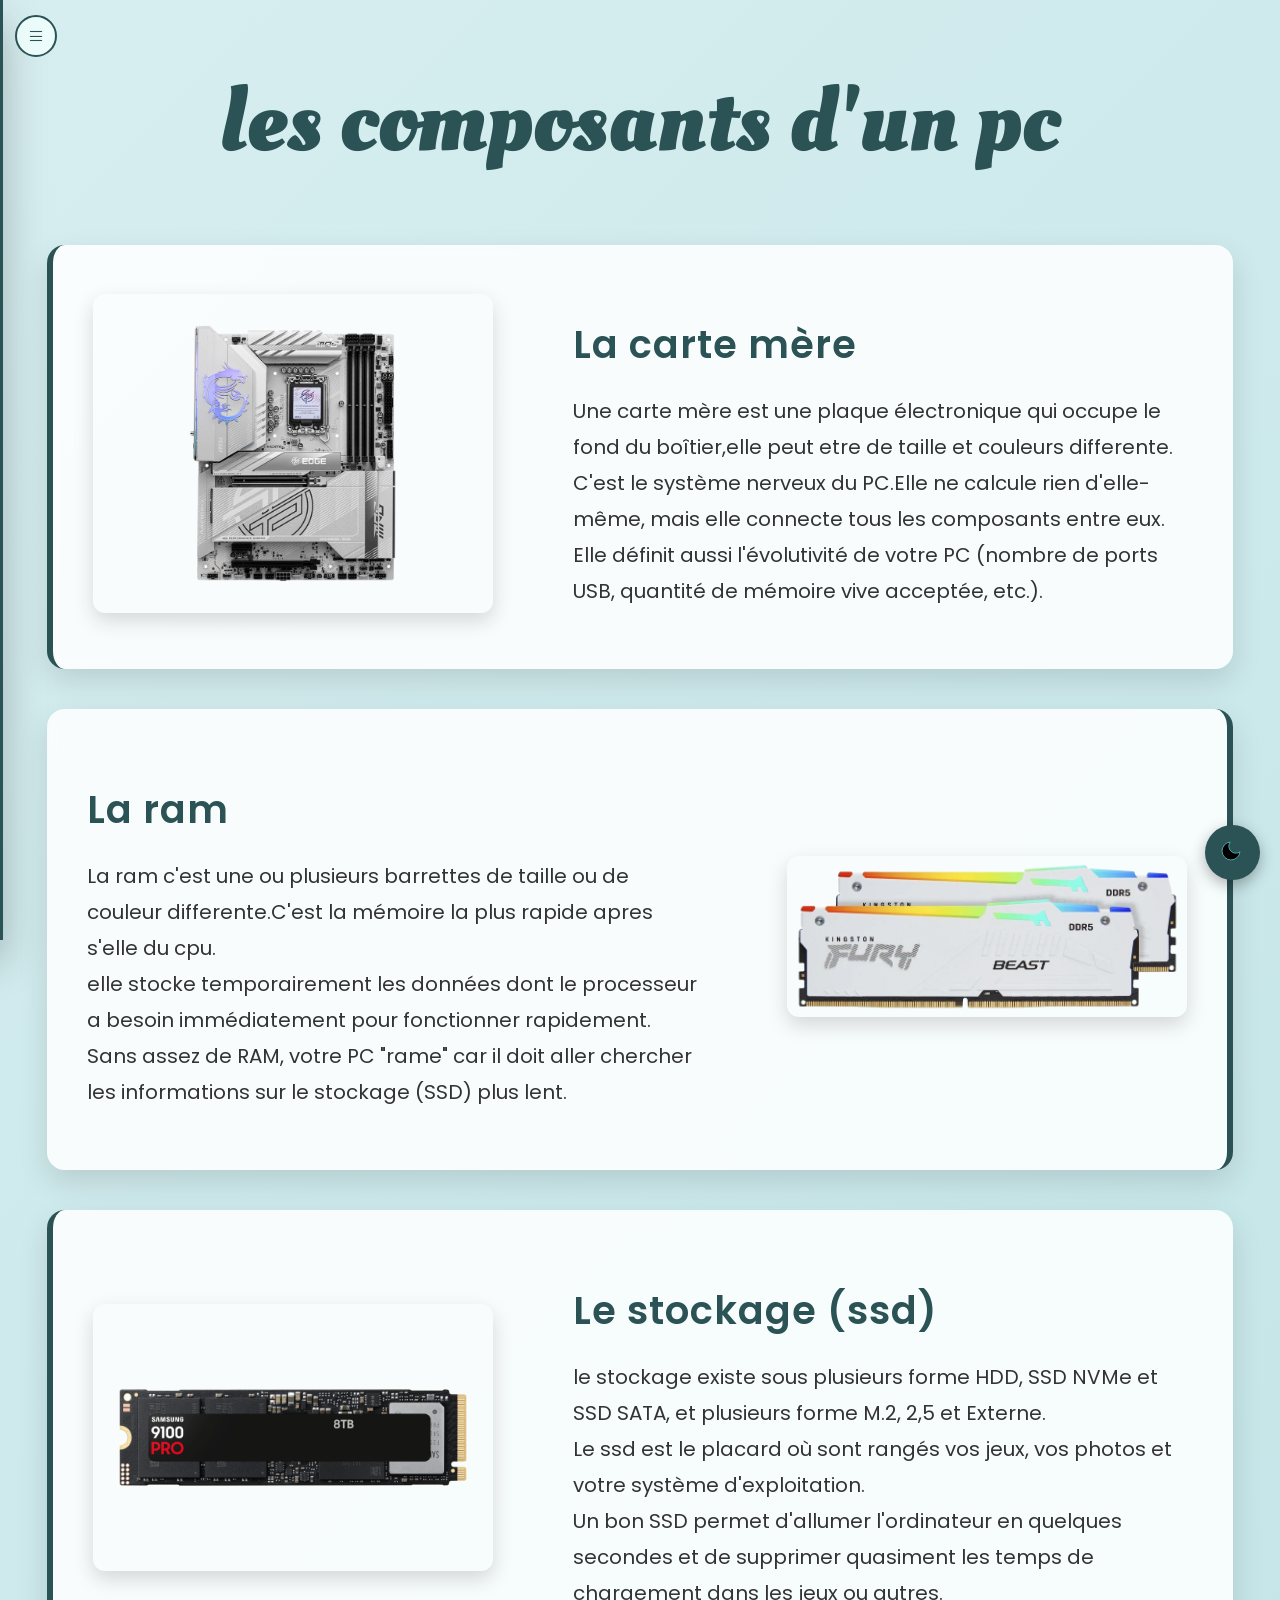
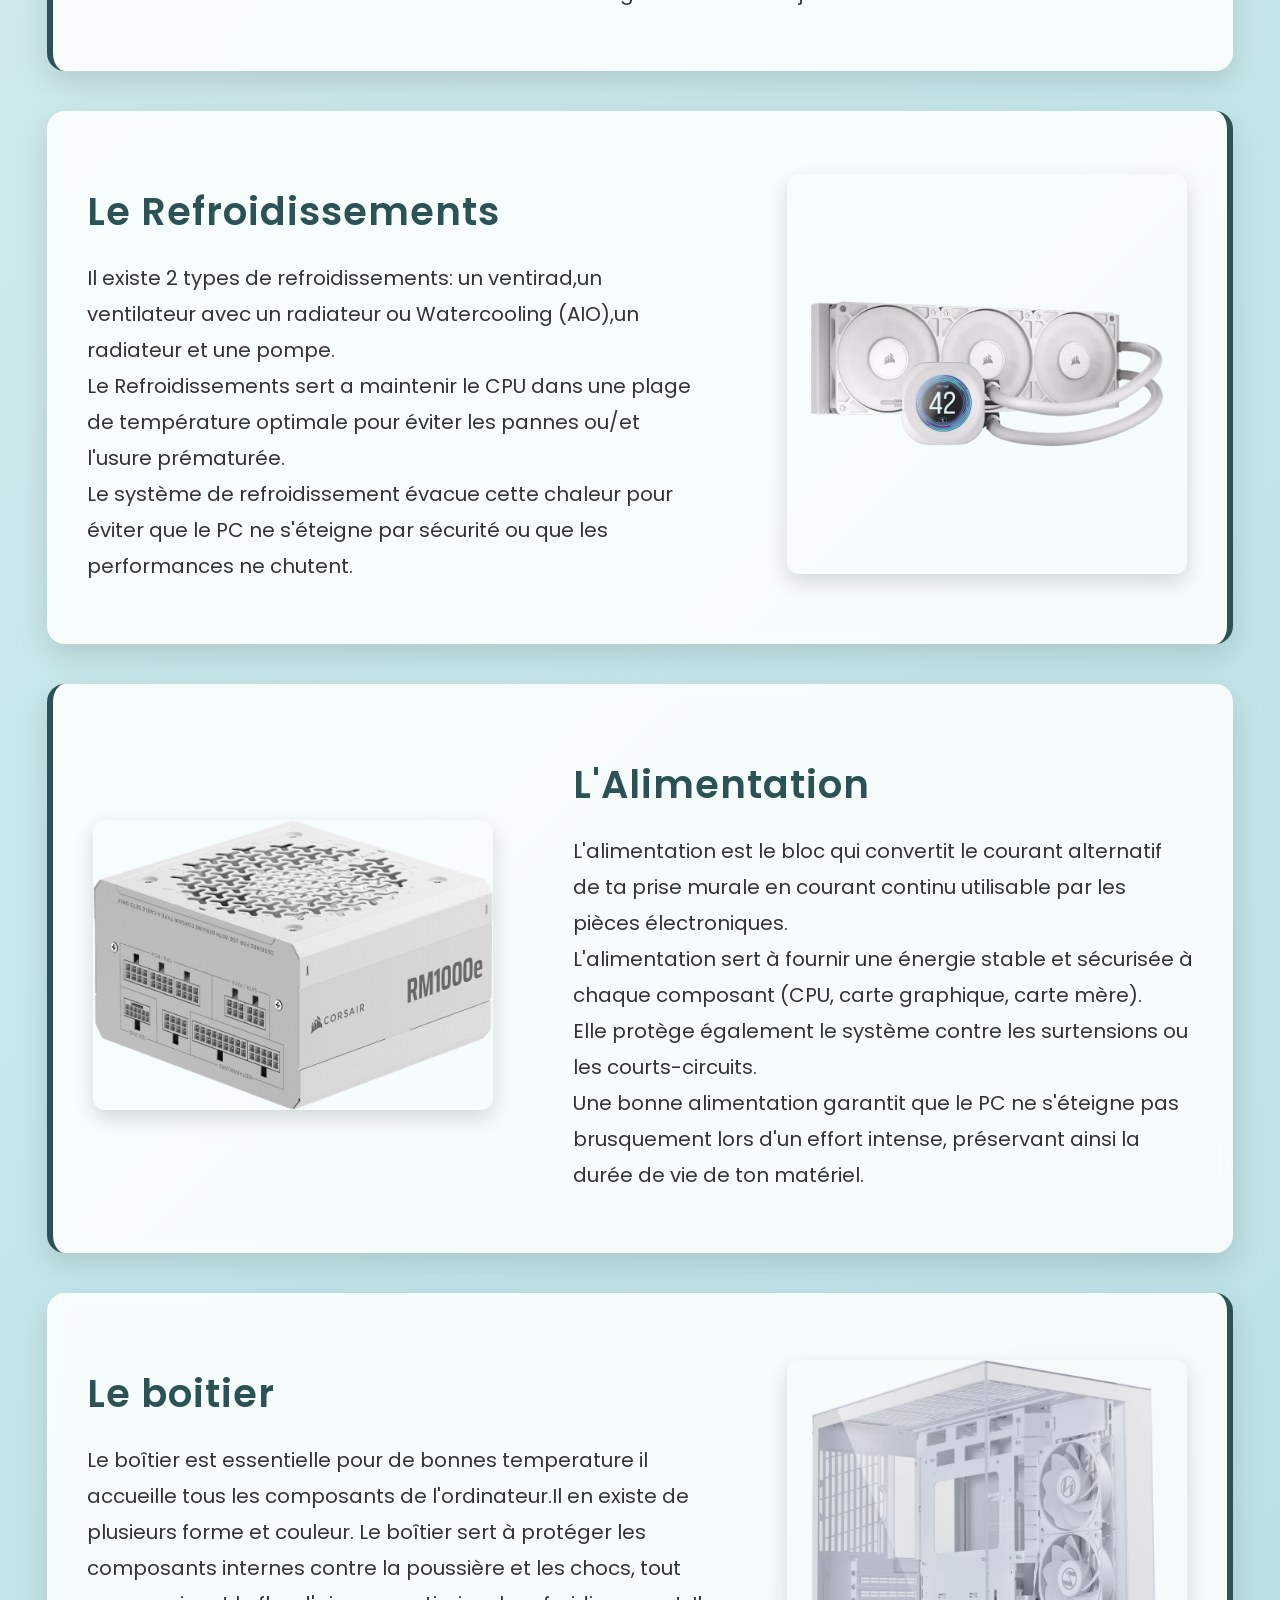
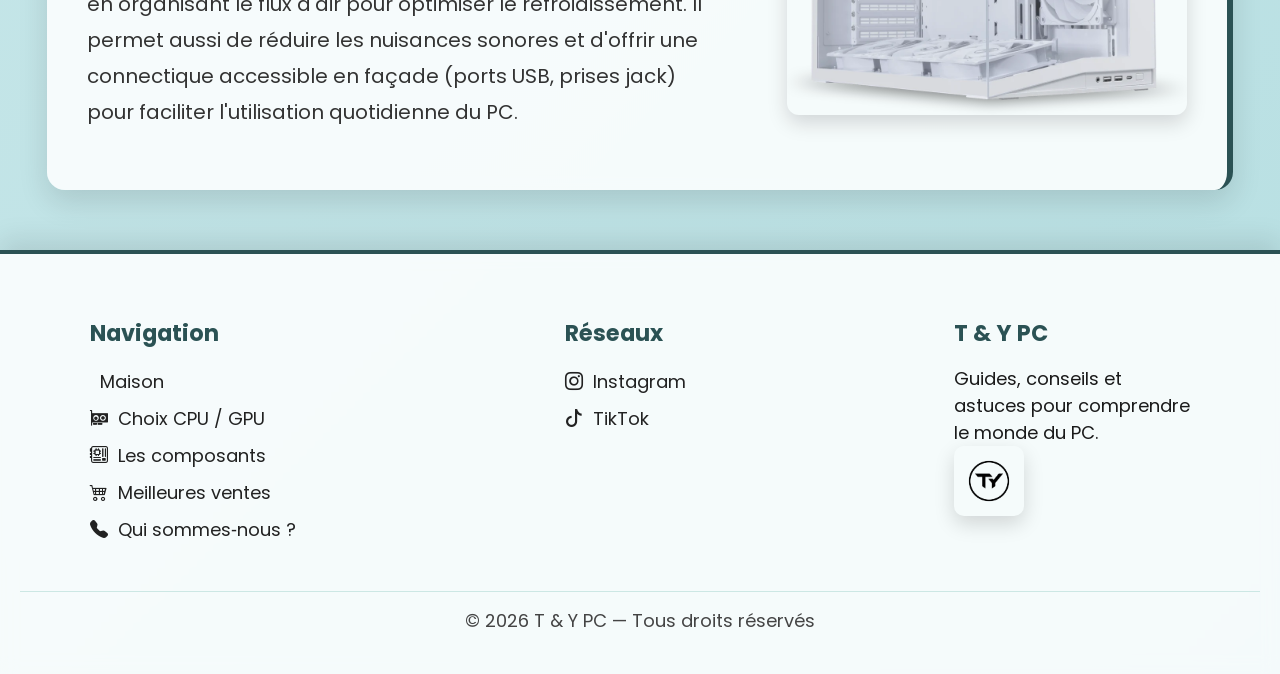
<file: Pc_Compo2.html>
<!DOCTYPE html>
<html lang="fr">
<head>
<meta charset="UTF-8">
<meta name="viewport" content="width=device-width, initial-scale=1.0">
<title>pc</title>
<link href="style3.css" rel="stylesheet">
<link rel="icon" type="image/png" href="images/onglet_logo.png">
<link rel="preconnect" href="https://fonts.googleapis.com">
<link rel="preconnect" href="https://fonts.gstatic.com" crossorigin>
<link href="https://fonts.googleapis.com/css2?family=Lobster&family=Oleo+Script+Swash+Caps:wght@400;700&display=swap" rel="stylesheet">
<link href="https://fonts.googleapis.com/css2?family=Poppins:wght@300;400;600&display=swap" rel="stylesheet">
<link rel="stylesheet" href="https://cdn.jsdelivr.net/npm/bootstrap-icons@1.11.0/font/bootstrap-icons.css"crossorigin="anonymous">
<link href="https://cdn.boxicons.com/3.0.8/fonts/basic/boxicons.min.css" rel="stylesheet">
</head>
<body>
<button id="themeBtn" class="theme-btn">
    <svg id="iconMoon" class="icon" stroke="var(--secondary)">
        <path d="M21 12.79A9 9 0 1 1 11.21 3 7 7 0 0 0 21 12.79z"/>
    </svg>

    <svg id="iconSun" class="icon" stroke="var(--primary)" style="display:none">
        <circle cx="12" cy="12" r="5"/>
        <path d="M12 1v2M12 21v2M4.22 4.22l1.42 1.42M18.36 18.36l1.42 1.42M1 12h2M21 12h2M4.22 19.78l1.42-1.42M18.36 5.64l1.42-1.42"/>
    </svg>
</button>
<input type="checkbox" id="close">
<label for="close" class="btn-show-nav" aria-label="Ouvrir le menu">
    <i class="bi bi-list"></i>
</label>
<nav>
    <label for="close" class="btn-hide-nav">
        <i class="bi bi-x-circle"></i>
    </label>

    <a href="Pc.html" class="nav-brand"><img src="images/Logo_T-Y.png"><strong>T & Y PC</strong></a>

    <h3>Menu</h3>
    <ul class="ul1">
        <li><a href="Pc.html"><i class="bx bx-home-alt"></i> Maison</a></li>
        <li><a href="Pc_Cpu-Gpu.html"><i class="bi bi-gpu-card"></i> Le choix CPU/GPU</a></li>
        <li><a href="Pc_Compo2.html"><i class="bi bi-motherboard"></i> Les composants</a></li>
        <li><a href="Pc_vente.html"><i class="bi bi-cart4"></i> Meilleures ventes</a></li>
        <li><a href="Pc_Qui_Somme_Nous.html"><i class="bi bi-telephone-fill"></i> Qui sommes‑nous ?</a></li>
    </ul>

    <h3>Follow us</h3>
    <ul>
        <li><a href="https://www.instagram.com/t_y.pc/"><i class="bi bi-instagram"></i> Instagram</a></li>
        <li><a href="https://www.tiktok.com/@trystan_pc"><i class="bi bi-tiktok"></i> TikTok</a></li>
    </ul>
</nav>
    <header>
    <h1 class="titre1"><strong>les composants d'un pc</strong></h1>
    </header>
<div class="wrapper">
    <div class="image-container" id="carte_mere">
        <img src="images/carte-mere.png" alt="Une carte mere">
    </div>
    <div class="intro">
        <h2>
            La carte mère
        </h2>
        <p>
            Une carte mère est une plaque électronique qui occupe le fond du boîtier,elle peut etre de taille et couleurs differente.<br>
            C'est le système nerveux du PC.Elle ne calcule rien d'elle-même, mais elle connecte tous les composants entre eux.<br>
            Elle définit aussi l'évolutivité de votre PC (nombre de ports USB, quantité de mémoire vive acceptée, etc.).
        </p>
    </div>
</div>
<div class="wrapper">
    <div class="image-container" id="Ram">
        <img src="images/ddr5.png" alt="2 barrettes de ram">
    </div>
    <div class="intro">
        <h2>
            La ram
        </h2>
        <p>
          La ram c'est une ou plusieurs barrettes de taille ou de couleur differente.C'est la mémoire la plus rapide apres s'elle du cpu.<br>
          elle stocke temporairement les données dont le processeur a besoin immédiatement pour fonctionner rapidement.<br>
          Sans assez de RAM, votre PC "rame" car il doit aller chercher les informations sur le stockage (SSD) plus lent.
        </p>
    </div>
</div>
<div class="wrapper">
    <div class="image-container" id="SSD">
        <img src="images/SSD_samsung.png" alt="un ssd">
    </div>
    <div class="intro">
        <h2>
            Le stockage (ssd)
        </h2>
        <p>
            le stockage existe sous plusieurs forme HDD, SSD NVMe et SSD SATA, et plusieurs forme M.2, 2,5 et Externe.<br>
            Le ssd est le placard où sont rangés vos jeux, vos photos et votre système d'exploitation.<br>
            Un bon SSD permet d'allumer l'ordinateur en quelques secondes et de supprimer quasiment les temps de chargement dans les jeux ou autres.
        </p>
    </div>
</div>
<div class="wrapper">
          <div class="image-container" id="watercooling">
        <img src="images/watercooling.png" alt="un watercooling">
    </div>
    <div class="intro">
        <h2>
            Le Refroidissements
        </h2>
        <p>
            Il existe 2 types de refroidissements: un ventirad,un ventilateur avec un radiateur ou Watercooling (AIO),un radiateur et une pompe.<br>
            Le Refroidissements sert a maintenir le CPU dans une plage de température optimale pour éviter les pannes ou/et l'usure prématurée.<br>
            Le système de refroidissement évacue cette chaleur pour éviter que le PC ne s'éteigne par sécurité ou que les performances ne chutent.
        </p>
    </div>
</div>
<div class="wrapper">
    <div class="image-container" id="alim">
        <img src="images/corsair_alim.png" alt="Une alimentation">
    </div>
    <div class="intro">
        <h2>
            L'Alimentation
        </h2>
        <p>
        L'alimentation est le bloc qui convertit le courant alternatif de ta prise murale en courant continu utilisable par les pièces électroniques.<br>
        L'alimentation sert à fournir une énergie stable et sécurisée à chaque composant (CPU, carte graphique, carte mère).<br>
        Elle protège également le système contre les surtensions ou les courts-circuits.<br>
        Une bonne alimentation garantit que le PC ne s'éteigne pas brusquement lors d'un effort intense, préservant ainsi la durée de vie de ton matériel.
        </p>
    </div>
</div>
<div class="wrapper" >
    <div class="image-container" id="Boitier">
        <img src="images/boitier.png" alt="Un boitier">
    </div>
    <div class="intro">
        <h2>
            Le boitier
        </h2>
        <p>
        Le boîtier est essentielle pour de bonnes temperature il accueille tous les composants de l'ordinateur.Il en existe de plusieurs forme et couleur.
        Le boîtier sert à protéger les composants internes contre la poussière et les chocs, tout en organisant le flux d'air pour optimiser le refroidissement.
        Il permet aussi de réduire les nuisances sonores et d'offrir une connectique accessible en façade (ports USB, prises jack) pour faciliter l'utilisation quotidienne du PC.  
        </p>
    </div>
</div>
<footer class="footer">
    <div class="footer-container">

        <div class="footer-section">
            <h3>Navigation</h3>
            <ul>
                <li><a href="Pc.html"><i class="bx bx-home-alt"></i> Maison</a></li>
                <li><a href="Pc_Cpu-Gpu.html"><i class="bi bi-gpu-card"></i> Choix CPU / GPU</a></li>
                <li><a href="Pc_Compo2.html"><i class="bi bi-motherboard"></i> Les composants</a></li>
                <li><a href="Pc_vente.html"><i class="bi bi-cart4"></i> Meilleures ventes</a></li>
                <li><a href="Pc_Qui_Somme_Nous.html"><i class="bi bi-telephone-fill"></i> Qui sommes‑nous ?</a></li>
            </ul>
        </div>

        <div class="footer-section">
            <h3>Réseaux</h3>
            <ul>
                <li><a href="https://www.instagram.com/t_y.pc/"><i class="bi bi-instagram"></i> Instagram</a></li>
                <li><a href="https://www.tiktok.com/@trystan_pc"><i class="bi bi-tiktok"></i> TikTok</a></li>
            </ul>
        </div>

      <div class="footer-section">
    <h3>T & Y PC</h3>
    <p>Guides, conseils et<br> astuces pour comprendre<br>le monde du PC.</p>
    <img src="images/Logo_T-Y.png" class="footer-logo">
</div>
    </div>

    <div class="footer-bottom">
        <p>© 2026 T & Y PC — Tous droits réservés</p>
    </div>
</footer>
<script src="script.js"></script>
</body>
</file>
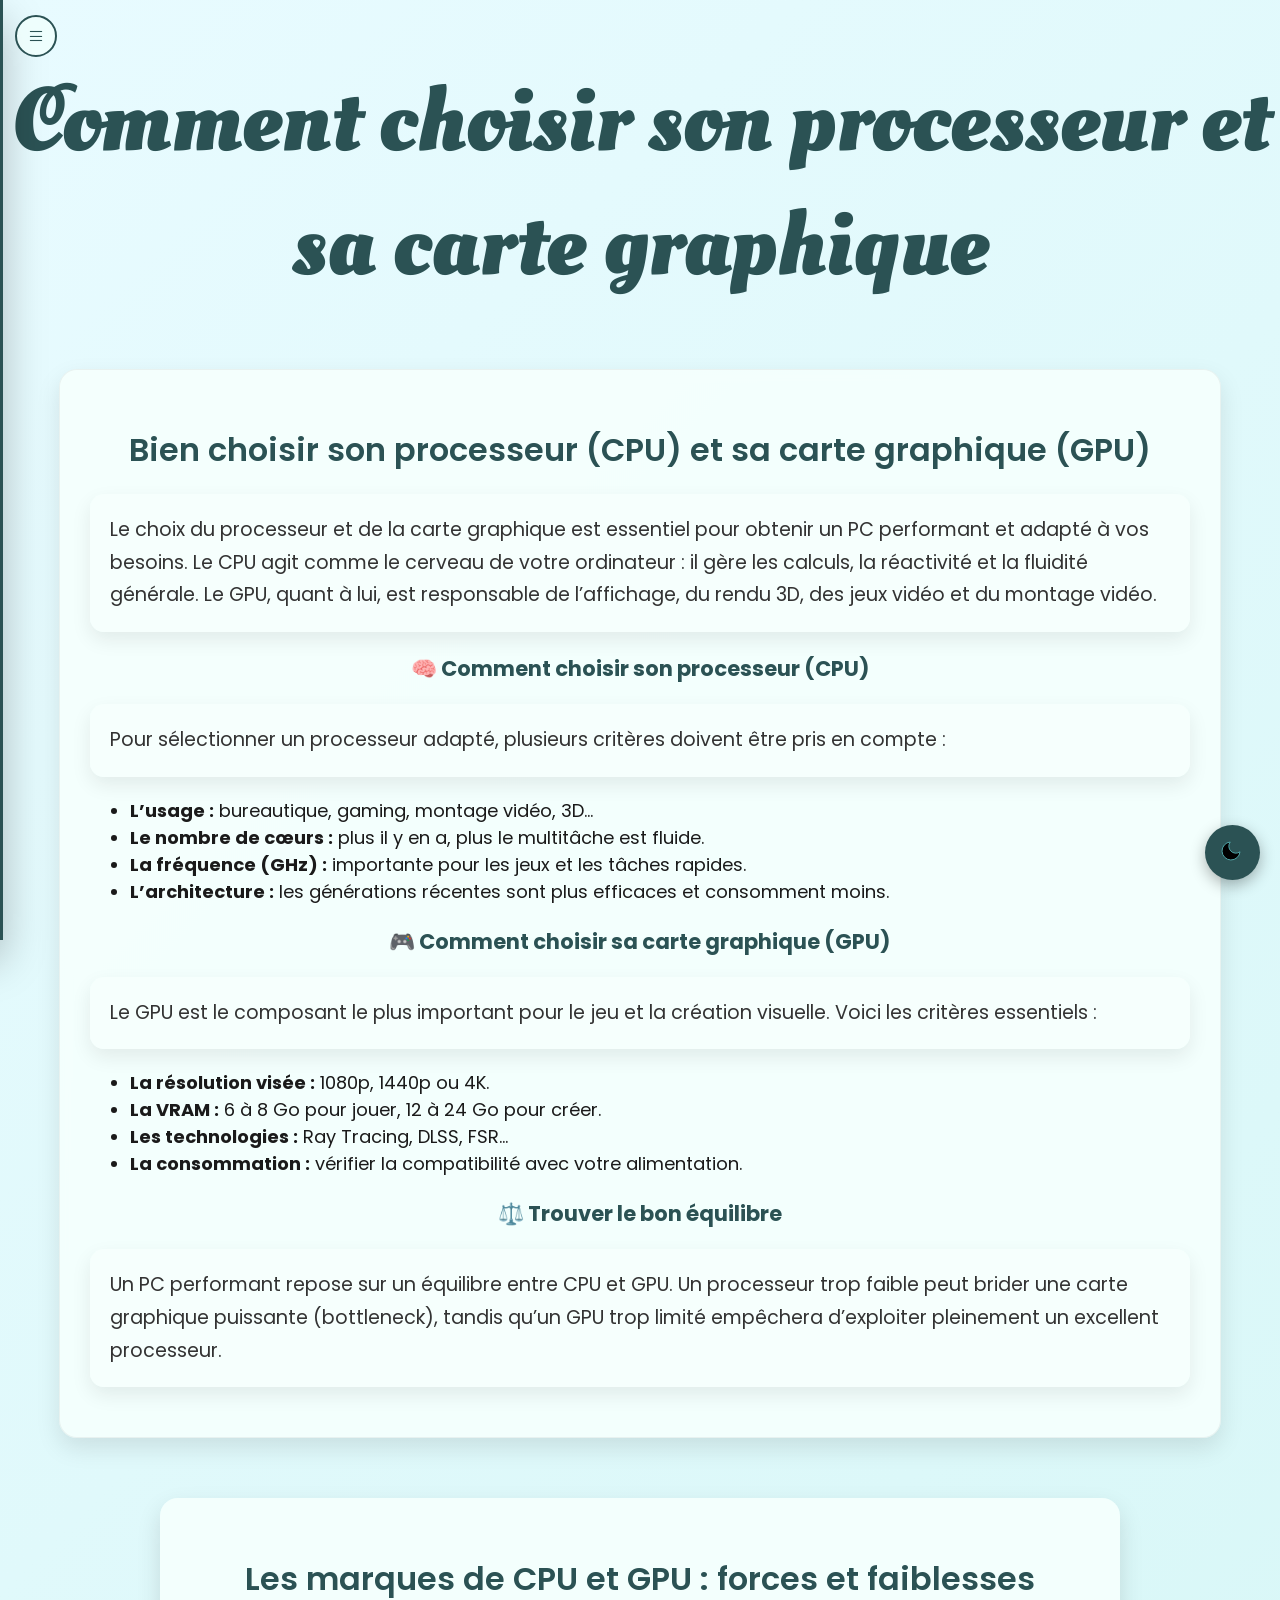
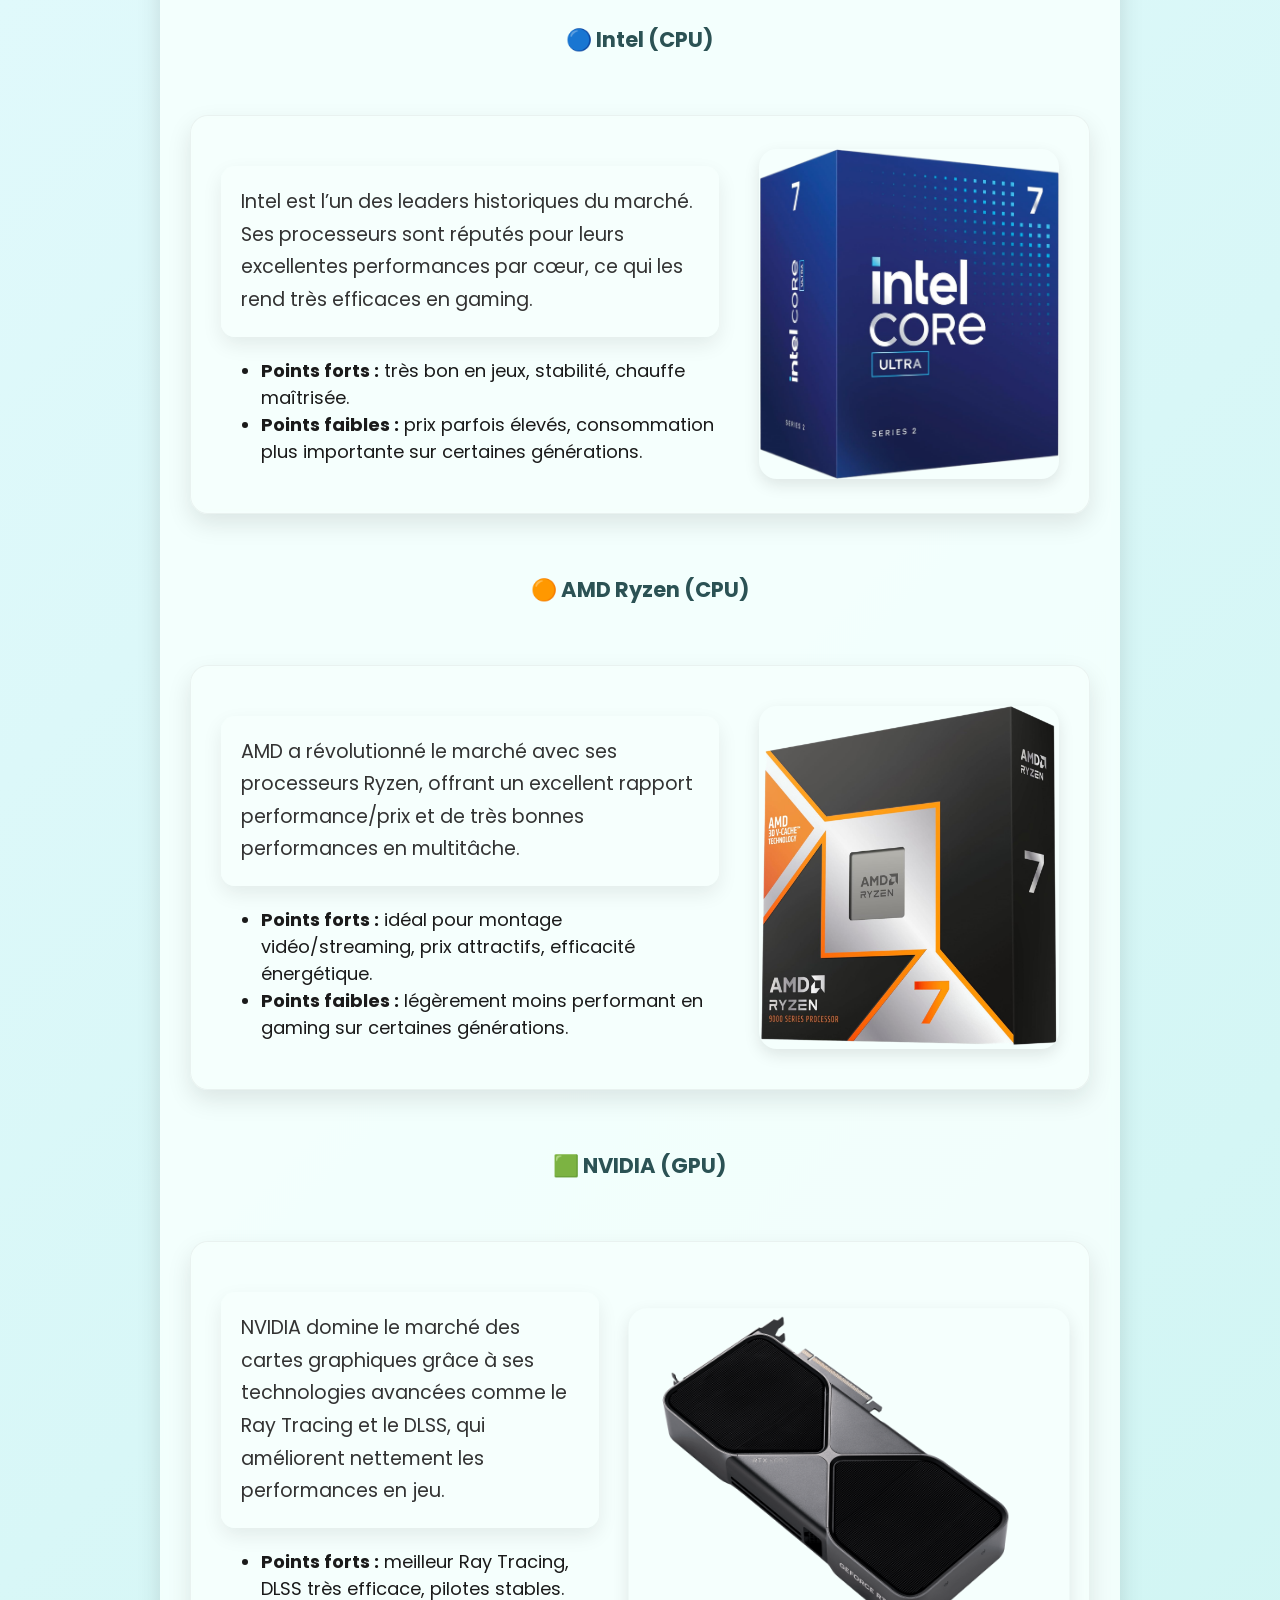
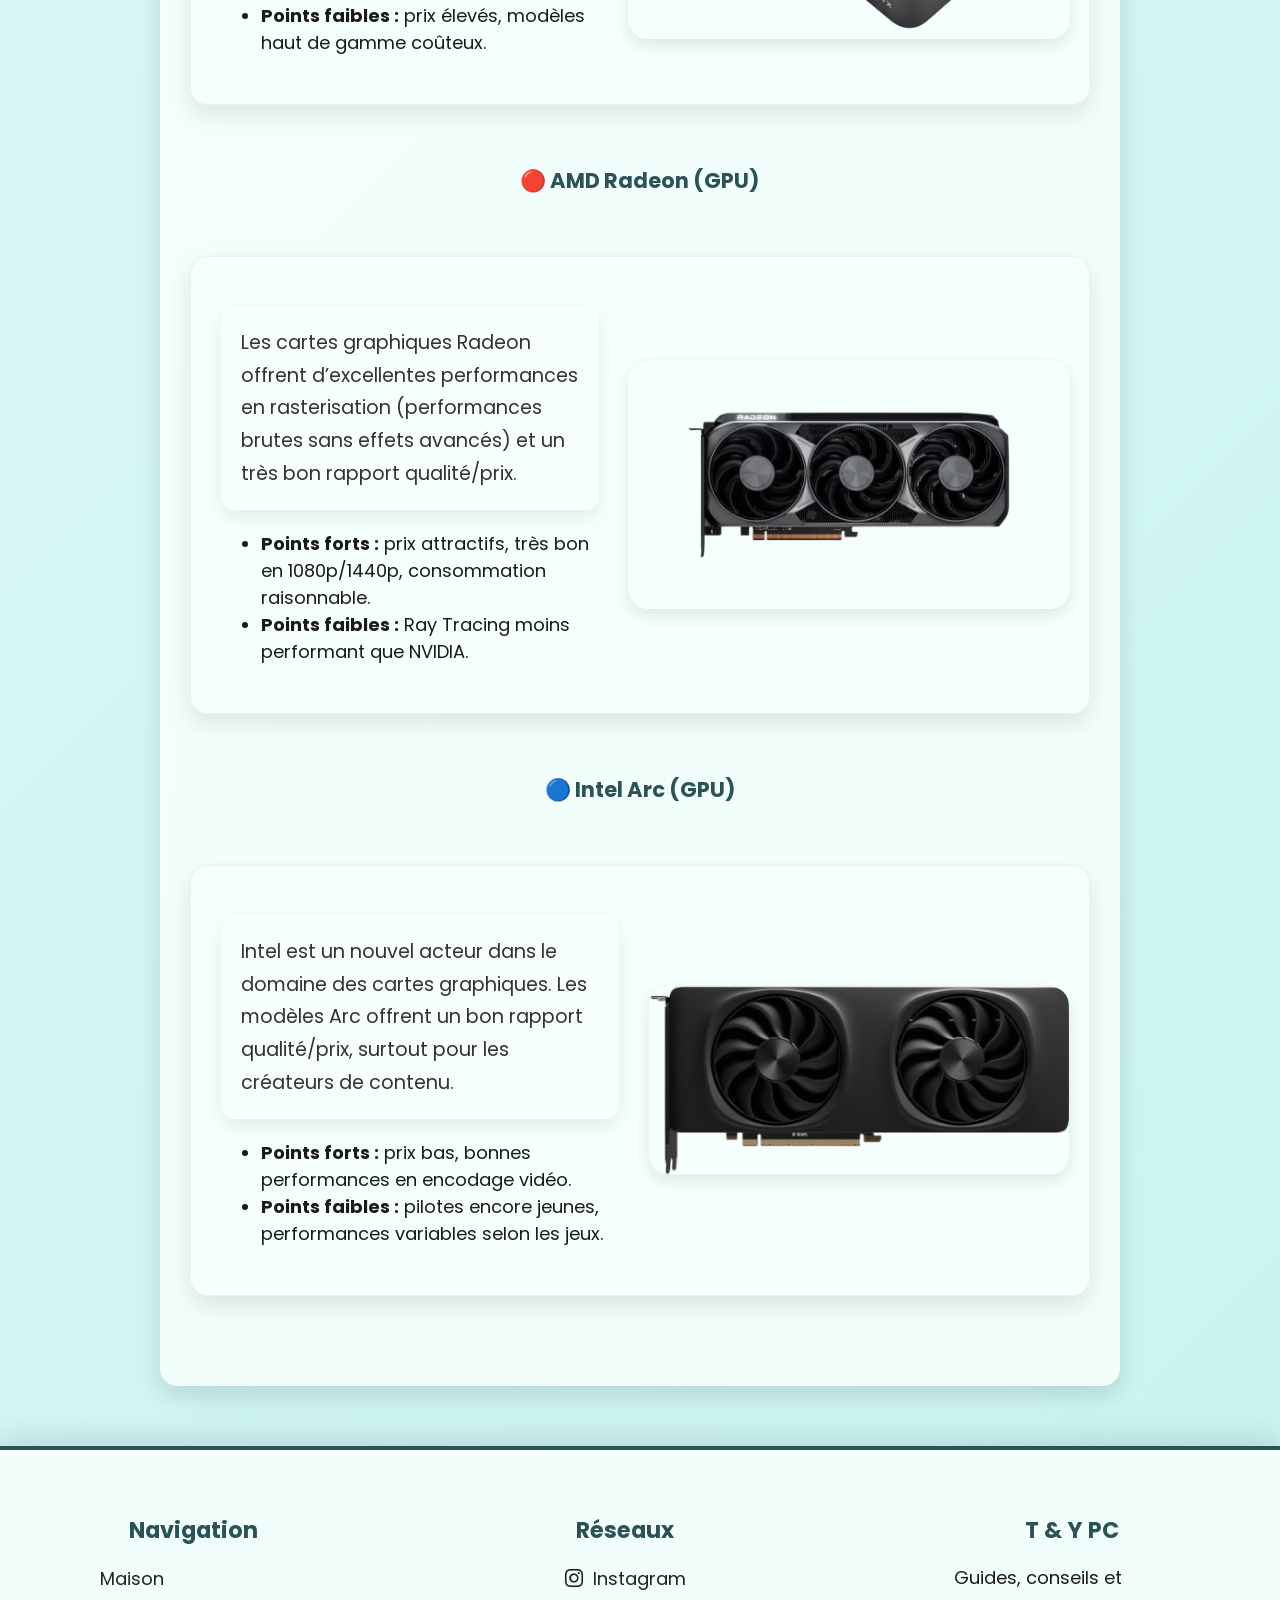
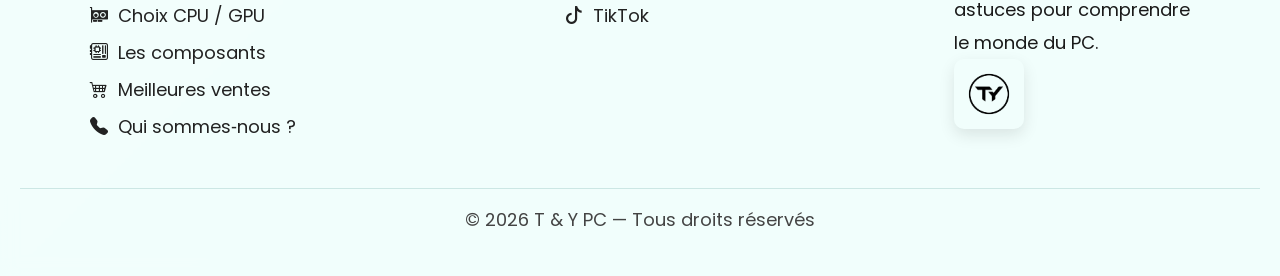
<file: Pc_Cpu-Gpu.html>
<!DOCTYPE html>
<html lang="fr">
<head>
<meta charset="UTF-8">
<meta name="viewport" content="width=device-width, initial-scale=1.0">
<title>pc</title>
<link href="style2.css" rel="stylesheet">
<link rel="icon" type="image/png" href="images/onglet_logo.png">
<link rel="preconnect" href="https://fonts.googleapis.com">
<link rel="preconnect" href="https://fonts.gstatic.com" crossorigin>
<link href="https://fonts.googleapis.com/css2?family=Lobster&family=Oleo+Script+Swash+Caps:wght@400;700&display=swap" rel="stylesheet">
<link href="https://fonts.googleapis.com/css2?family=Poppins:wght@300;400;600&display=swap" rel="stylesheet">
<link rel="stylesheet" href="https://cdn.jsdelivr.net/npm/bootstrap-icons@1.11.0/font/bootstrap-icons.css"crossorigin="anonymous">
<link href="https://cdn.boxicons.com/3.0.8/fonts/basic/boxicons.min.css" rel="stylesheet">
</head>
<body>
<button id="themeBtn" class="theme-btn">
    <svg id="iconMoon" class="icon" stroke="var(--secondary)">
        <path d="M21 12.79A9 9 0 1 1 11.21 3 7 7 0 0 0 21 12.79z"/>
    </svg>

    <svg id="iconSun" class="icon" stroke="var(--primary)" style="display:none">
        <circle cx="12" cy="12" r="5"/>
        <path d="M12 1v2M12 21v2M4.22 4.22l1.42 1.42M18.36 18.36l1.42 1.42M1 12h2M21 12h2M4.22 19.78l1.42-1.42M18.36 5.64l1.42-1.42"/>
    </svg>
</button>
<input type="checkbox" id="close">
<label for="close" class="btn-show-nav" aria-label="Ouvrir le menu">
    <i class="bi bi-list"></i>
</label>

<nav>
    <label for="close" class="btn-hide-nav">
        <i class="bi bi-x-circle"></i>
    </label>

    <a href="Pc.html" class="nav-brand"><img src="images/Logo_T-Y.png"><strong>T & Y PC</strong></a>

    <h3>Menu</h3>
    <ul class="ul1">
        <li><a href="Pc.html"><i class="bx bx-home-alt"></i> Maison</a></li>
        <li><a href="Pc_Cpu-Gpu.html"><i class="bi bi-gpu-card"></i> Le choix CPU/GPU</a></li>
        <li><a href="Pc_Compo2.html"><i class="bi bi-motherboard"></i> Les composants</a></li>
        <li><a href="Pc_vente.html"><i class="bi bi-cart4"></i> Meilleures ventes</a></li>
        <li><a href="Pc_Qui_Somme_Nous.html"><i class="bi bi-telephone-fill"></i> Qui sommes‑nous ?</a></li>
    </ul>

    <h3>Follow us</h3>
    <ul>
        <li><a href="https://www.instagram.com/t_y.pc/"><i class="bi bi-instagram"></i> Instagram</a></li>
        <li><a href="https://www.tiktok.com/@trystan_pc"><i class="bi bi-tiktok"></i> TikTok</a></li>
    </ul>
</nav>
<h1 class="titre1">Comment choisir son processeur et sa carte graphique</h1>
<section class="intro-pc">
    <div class="intro-text">
        <h2>Bien choisir son processeur (CPU) et sa carte graphique (GPU)</h2>

        <p>
            Le choix du processeur et de la carte graphique est essentiel pour obtenir un PC performant et adapté à vos besoins. 
            Le CPU agit comme le cerveau de votre ordinateur : il gère les calculs, la réactivité et la fluidité générale. 
            Le GPU, quant à lui, est responsable de l’affichage, du rendu 3D, des jeux vidéo et du montage vidéo.
        </p>

        <h3 id="cpu">🧠 Comment choisir son processeur (CPU)</h3>
        <p>
            Pour sélectionner un processeur adapté, plusieurs critères doivent être pris en compte :
        </p>
        <ul>
            <li><strong>L’usage :</strong> bureautique, gaming, montage vidéo, 3D…</li>
            <li><strong>Le nombre de cœurs :</strong> plus il y en a, plus le multitâche est fluide.</li>
            <li><strong>La fréquence (GHz) :</strong> importante pour les jeux et les tâches rapides.</li>
            <li><strong>L’architecture :</strong> les générations récentes sont plus efficaces et consomment moins.</li>
        </ul>

        <h3 id="gpu">🎮 Comment choisir sa carte graphique (GPU)</h3>
        <p>
            Le GPU est le composant le plus important pour le jeu et la création visuelle. Voici les critères essentiels :
        </p>
        <ul>
            <li><strong>La résolution visée :</strong> 1080p, 1440p ou 4K.</li>
            <li><strong>La VRAM :</strong> 6 à 8 Go pour jouer, 12 à 24 Go pour créer.</li>
            <li><strong>Les technologies :</strong> Ray Tracing, DLSS, FSR…</li>
            <li><strong>La consommation :</strong> vérifier la compatibilité avec votre alimentation.</li>
        </ul>

        <h3>⚖️ Trouver le bon équilibre</h3>
        <p>
            Un PC performant repose sur un équilibre entre CPU et GPU.  
            Un processeur trop faible peut brider une carte graphique puissante (bottleneck), 
            tandis qu’un GPU trop limité empêchera d’exploiter pleinement un excellent processeur.
        </p>
    </div>
</section>

<section class="cards">
    <h2 class="cards-title">Les marques de CPU et GPU : forces et faiblesses</h2>

    <h3>🔵 Intel (CPU)</h3>
    <div class="intro-pc">
        <div class="intro-text">
            <p>
                Intel est l’un des leaders historiques du marché.  
                Ses processeurs sont réputés pour leurs excellentes performances par cœur, 
                ce qui les rend très efficaces en gaming.
            </p>
            <ul>
                <li><strong>Points forts :</strong> très bon en jeux, stabilité, chauffe maîtrisée.</li>
                <li><strong>Points faibles :</strong> prix parfois élevés, consommation plus importante sur certaines générations.</li>
            </ul>
        </div>
        <div class="intro-image">
            <img src="images/CPU-Intel.png" alt="Image d'un CPU">
        </div>
    </div>

    <h3>🟠 AMD Ryzen (CPU)</h3>
    <div class="intro-pc">
        <div class="intro-text">
            <p>
                AMD a révolutionné le marché avec ses processeurs Ryzen, 
                offrant un excellent rapport performance/prix et de très bonnes performances en multitâche.
            </p>
            <ul>
                <li><strong>Points forts :</strong> idéal pour montage vidéo/streaming, prix attractifs, efficacité énergétique.</li>
                <li><strong>Points faibles :</strong> légèrement moins performant en gaming sur certaines générations.</li>
            </ul>
        </div>
        <div class="intro-image">
            <img src="images/CPU-AMD.jpg" alt="Image d'un CPU">
        </div>
    </div>

    <h3>🟩 NVIDIA (GPU)</h3>
    <div class="intro-pc">
        <div class="intro-text">
            <p>
                NVIDIA domine le marché des cartes graphiques grâce à ses technologies avancées 
                comme le Ray Tracing et le DLSS, qui améliorent nettement les performances en jeu.
            </p>
            <ul>
                <li><strong>Points forts :</strong> meilleur Ray Tracing, DLSS très efficace, pilotes stables.</li>
                <li><strong>Points faibles :</strong> prix élevés, modèles haut de gamme coûteux.</li>
            </ul>
        </div>
        <div class="intro-image">
            <img src="images/GPU-Nvidia.png" alt="Image d'un GPU">
        </div>
    </div>

    <h3>🔴 AMD Radeon (GPU)</h3>
    <div class="intro-pc">
        <div class="intro-text">
            <p>
                Les cartes graphiques Radeon offrent d’excellentes performances en rasterisation 
                (performances brutes sans effets avancés) et un très bon rapport qualité/prix.
            </p>
            <ul>
                <li><strong>Points forts :</strong> prix attractifs, très bon en 1080p/1440p, consommation raisonnable.</li>
                <li><strong>Points faibles :</strong> Ray Tracing moins performant que NVIDIA.</li>
            </ul>
        </div>
        <div class="intro-image">
            <img src="images/GPU-AMD.png" alt="Image d'un GPU">
        </div>
    </div>

    <h3>🔵 Intel Arc (GPU)</h3>
    <div class="intro-pc">
        <div class="intro-text">
            <p>
                Intel est un nouvel acteur dans le domaine des cartes graphiques.  
                Les modèles Arc offrent un bon rapport qualité/prix, surtout pour les créateurs de contenu.
            </p>
            <ul>
                <li><strong>Points forts :</strong> prix bas, bonnes performances en encodage vidéo.</li>
                <li><strong>Points faibles :</strong> pilotes encore jeunes, performances variables selon les jeux.</li>
            </ul>
        </div>
        <div class="intro-image">
            <img src="images/GPU-Intel.jpg" alt="Image d'un GPU">
        </div>
    </div>
</div>
</section>
<footer class="footer">
    <div class="footer-container">

        <div class="footer-section">
            <h3>Navigation</h3>
            <ul>
                <li><a href="Pc.html"><i class="bx bx-home-alt"></i> Maison</a></li>
                <li><a href="Pc_Cpu-Gpu.html"><i class="bi bi-gpu-card"></i> Choix CPU / GPU</a></li>
                <li><a href="Pc_Compo2.html"><i class="bi bi-motherboard"></i> Les composants</a></li>
                <li><a href="Pc_vente.html"><i class="bi bi-cart4"></i> Meilleures ventes</a></li>
                <li><a href="Pc_Qui_Somme_Nous.html"><i class="bi bi-telephone-fill"></i> Qui sommes‑nous ?</a></li>
            </ul>
        </div>

        <div class="footer-section">
            <h3>Réseaux</h3>
            <ul>
                <li><a href="https://www.instagram.com/t_y.pc/"><i class="bi bi-instagram"></i> Instagram</a></li>
                <li><a href="https://www.tiktok.com/@trystan_pc"><i class="bi bi-tiktok"></i> TikTok</a></li>
            </ul>
        </div>

      <div class="footer-section">
    <h3>T & Y PC</h3>
    <p>Guides, conseils et<br> astuces pour comprendre<br>le monde du PC.</p>
    <img src="images/Logo_T-Y.png" class="footer-logo">
</div>
    </div>

    <div class="footer-bottom">
        <p>© 2026 T & Y PC — Tous droits réservés</p>
    </div>
</footer>
<script src="script.js"></script>
</body>
</file>
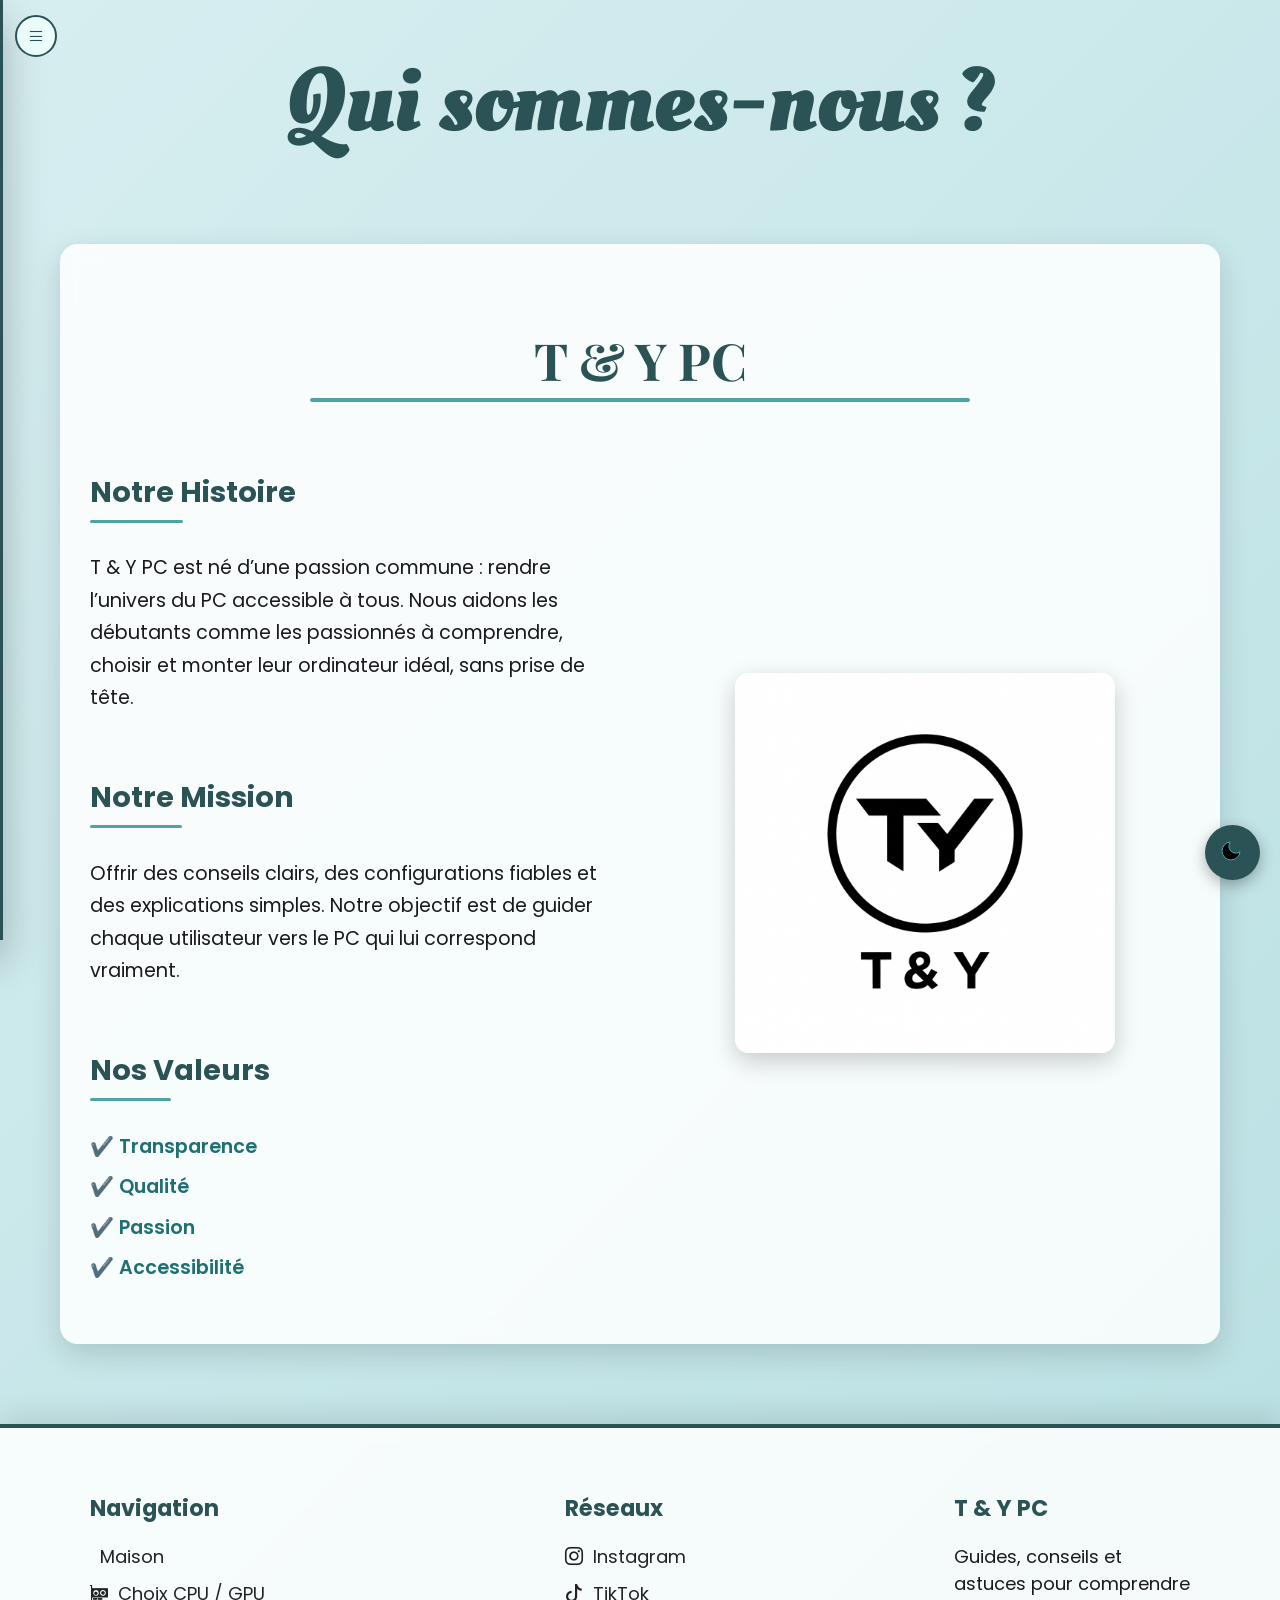
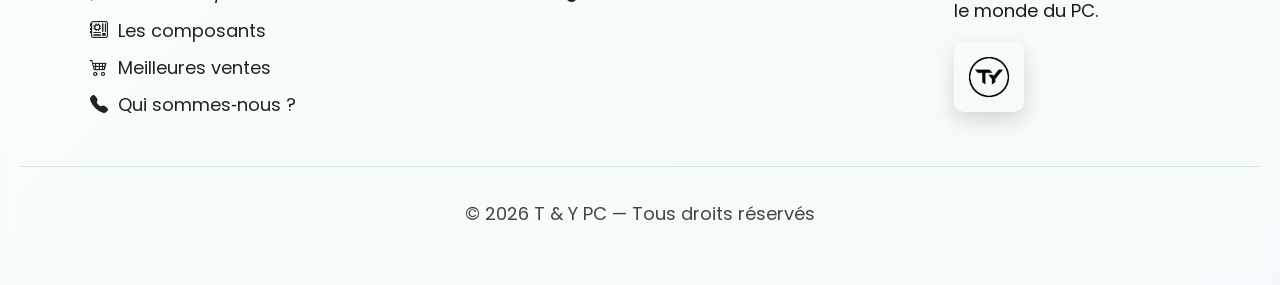
<file: Pc_Qui_Somme_Nous.html>
<!DOCTYPE html>
<html lang="fr">
<head>
<meta charset="UTF-8">
<meta name="viewport" content="width=device-width, initial-scale=1.0">
<title>pc</title>

<link href="style5.css" rel="stylesheet">
<link rel="icon" type="image/png" href="images/onglet_logo.png">

<link rel="preconnect" href="https://fonts.googleapis.com">
<link rel="preconnect" href="https://fonts.gstatic.com" crossorigin>

<link href="https://fonts.googleapis.com/css2?family=Lobster&family=Oleo+Script+Swash+Caps:wght@400;700&display=swap" rel="stylesheet">
<link href="https://fonts.googleapis.com/css2?family=Poppins:wght@300;400;600&display=swap" rel="stylesheet">
<link href="https://fonts.googleapis.com/css2?family=Playfair+Display:wght@600;700&display=swap" rel="stylesheet">

<link rel="stylesheet" href="https://cdn.jsdelivr.net/npm/bootstrap-icons@1.11.0/font/bootstrap-icons.css">
<link href="https://cdn.boxicons.com/3.0.8/fonts/basic/boxicons.min.css" rel="stylesheet">
</head>

<body>

<button id="themeBtn" class="theme-btn">
    <svg id="iconMoon" class="icon" stroke="var(--secondary)">
        <path d="M21 12.79A9 9 0 1 1 11.21 3 7 7 0 0 0 21 12.79z"/>
    </svg>

    <svg id="iconSun" class="icon" stroke="var(--primary)" style="display:none">
        <circle cx="12" cy="12" r="5"/>
        <path d="M12 1v2M12 21v2M4.22 4.22l1.42 1.42M18.36 18.36l1.42 1.42M1 12h2M21 12h2M4.22 19.78l1.42-1.42M18.36 5.64l1.42-1.42"/>
    </svg>
</button>
<input type="checkbox" id="navToggle">
<label for="navToggle" class="btn-show-nav"><i class="bi bi-list"></i></label>
<nav class="nav">
    <label for="navToggle" class="btn-hide-nav">
        <i class="bi bi-x-circle"></i>
    </label>

    <a href="Pc.html" class="nav-brand">
        <img src="images/Logo_T-Y.png">
        <strong>T & Y PC</strong>
    </a>

    <h3 class="nav-title">Menu</h3>
    <ul class="nav-list">
        <li><a href="Pc.html"><i class="bx bx-home-alt"></i> Maison</a></li>
        <li><a href="Pc_Cpu-Gpu.html"><i class="bi bi-gpu-card"></i> Le choix CPU/GPU</a></li>
        <li><a href="Pc_Compo2.html"><i class="bi bi-motherboard"></i> Les composants</a></li>
        <li><a href="Pc_vente.html"><i class="bi bi-cart4"></i> Meilleures ventes</a></li>
        <li><a href="Pc_Qui_Somme_Nous.html"><i class="bi bi-telephone-fill"></i> Qui sommes‑nous ?</a></li>
    </ul>

    <h3 class="nav-title">Follow us</h3>
    <ul class="nav-list">
        <li><a href="https://www.instagram.com/t_y.pc/"><i class="bi bi-instagram"></i> Instagram</a></li>
        <li><a href="https://www.tiktok.com/@trystan_pc"><i class="bi bi-tiktok"></i> TikTok</a></li>
    </ul>
</nav>

<header>
    <h1 class="titre1"><strong>Qui sommes-nous ?</strong></h1>
</header>
<section class="about-section">

    <h2 class="about-title">T & Y PC</h2>

    <div class="about-content">

        <div class="about-text">
            <h4>Notre Histoire</h4>
            <p>
                T & Y PC est né d’une passion commune : rendre l’univers du PC accessible à tous.
                Nous aidons les débutants comme les passionnés à comprendre, choisir et monter
                leur ordinateur idéal, sans prise de tête.
            </p>

            <h4>Notre Mission</h4>
            <p>
                Offrir des conseils clairs, des configurations fiables et des explications simples.
                Notre objectif est de guider chaque utilisateur vers le PC qui lui correspond vraiment.
            </p>

            <h4>Nos Valeurs</h4>
            <ul class="about-values">
                <li>✔️ Transparence</li>
                <li>✔️ Qualité</li>
                <li>✔️ Passion</li>
                <li>✔️ Accessibilité</li>
            </ul>
        </div>

        <div class="about-image">
            <img src="images/logo_Typc.png" alt="T & Y PC">
        </div>

    </div>

</section>
<footer class="footer">
    <div class="footer-container">

        <div class="footer-section">
            <h3>Navigation</h3>
            <ul>
                <li><a href="Pc.html"><i class="bx bx-home-alt"></i> Maison</a></li>
                <li><a href="Pc_Cpu-Gpu.html"><i class="bi bi-gpu-card"></i> Choix CPU / GPU</a></li>
                <li><a href="Pc_Compo2.html"><i class="bi bi-motherboard"></i> Les composants</a></li>
                <li><a href="Pc_vente.html"><i class="bi bi-cart4"></i> Meilleures ventes</a></li>
                <li><a href="Pc_Qui_Somme_Nous.html"><i class="bi bi-telephone-fill"></i> Qui sommes‑nous ?</a></li>
            </ul>
        </div>

        <div class="footer-section">
            <h3>Réseaux</h3>
            <ul>
                <li><a href="https://www.instagram.com/t_y.pc/"><i class="bi bi-instagram"></i> Instagram</a></li>
                <li><a href="https://www.tiktok.com/@trystan_pc"><i class="bi bi-tiktok"></i> TikTok</a></li>
            </ul>
        </div>

        <div class="footer-section">
            <h3>T & Y PC</h3>
            <p>Guides, conseils et<br> astuces pour comprendre<br>le monde du PC.</p>
            <img src="images/Logo_T-Y.png" class="footer-logo">
        </div>

    </div>

    <div class="footer-bottom">
        <p>© 2026 T & Y PC — Tous droits réservés</p>
    </div>
</footer>
<script src="script.js"></script>
</body>
</html>
</file>
<file: style3.css>
:root { 
    --primary: #2B5254;
    --secondary: #4fa3a5;
    --accent: #1f6f73;
    --light-bg: rgba(255, 255, 255, 0.85); 
}
body { 
    font-family: "Poppins", sans-serif;
    background: linear-gradient(135deg, #d7eef0, #b7dfe2);
    margin: 0;
    padding: 0;
    font-size: 18px;
    color: #1a1a1a; 
}

a { 
    color: #404040;
    text-decoration: none;
}

img { 
    width: 100%;
    max-width: 400px;
    object-fit: cover;
    border-radius: 12px;
    box-shadow: 0 8px 20px rgba(0,0,0,0.15);
    transition: transform 0.3s ease, box-shadow 0.3s ease;
}

img:hover { 
    transform: scale(1.05);
    box-shadow: 0 12px 25px rgba(0,0,0,0.25);
}

.titre1 { 
    font-size: 5em;
    text-align: center;
    font-family: "Oleo Script Swash Caps", system-ui;
    color: var(--primary);
}
.wrapper { 
    display: flex; 
    align-items: center; 
    justify-content: space-around; 
    gap: 5rem; 
    background: var(--light-bg); 
    backdrop-filter: blur(6px); 
    border-radius: 18px; 
    padding: 40px; 
    margin: 40px auto; 
    max-width: 1100px; 
    box-shadow: 0 12px 30px rgba(0,0,0,0.12); 
    border-left: 6px solid var(--primary); 
    opacity: 0;
    transform: translateY(20px); 
    animation: fadeIn 0.6s ease forwards; 
}

.wrapper:nth-of-type(even) {
    flex-direction: row-reverse;
    border-left: none; 
    border-right: 6px solid var(--primary);
}

@keyframes fadeIn { 
    to { opacity: 1; transform: translateY(0); } 
}
.intro { flex: 1; }

.intro h2 { 
    font-size: 2.4rem;
    font-weight: 600;
    color: var(--primary);
    margin-bottom: 15px;
    letter-spacing: 1px;
    transition: 0.3s;
}

.intro h2:hover {
    color: var(--secondary);
    transform: translateX(5px);
}

.intro p {
    font-size: 1.25rem;
    line-height: 1.8;
    color: #333;
}
nav { 
    position: fixed;
    width: 260px;
    height: 100%;
    background: #f3fffecc;
    backdrop-filter: blur(8px);
    left: -260px;
    top: 0;
    padding: 20px 0;
    box-shadow: 0 20px 40px rgba(0,0,0,0.25);
    z-index: 1000;
    transition: 0.35s ease;
    border-right: 3px solid var(--primary);
}

.nav-brand { 
    display: flex;
    align-items: center;
    gap: 12px;
    color: var(--primary);
    font-size: 1.6rem;
    font-weight: 700;
    padding: 0 25px;
    margin-bottom: 25px;
    opacity: 0;
    transform: translateX(-20px);
    transition: 0.4s;
}

.nav-brand img {
    width: 55px;
    border-radius: 8px;
    transition: transform 0.3s ease;
}

.nav-brand img:hover {
    transform: scale(1.08);
}

nav h3 { 
    background: #e6fdf9; 
    text-transform: uppercase; 
    font-size: 1.4rem; 
    padding: 10px 25px; 
    opacity: 0; 
    transform: translateX(-20px); 
    transition: 0.4s;
    color: var(--primary);
    margin-top: 20px;
    border-radius: 8px;
    border: 1px solid #c7f1ea;
}

nav ul { 
    list-style: none;
    padding: 0;
    margin: 0;
}

nav ul li { 
    opacity: 0; 
    transform: translateX(-20px); 
    transition: 0.4s; 
}

nav ul li a { 
    font-size: 1.2rem; 
    padding: 12px 25px; 
    display: flex; 
    align-items: center; 
    gap: 12px; 
    color: #222; 
    border-radius: 8px; 
    transition: 0.3s; 
}

nav ul li a:hover { 
    background: #d9faf5; 
    color: #1f4d4b; 
    transform: translateX(5px); 
}

nav ul li i.bi-instagram { color: #dd2a7b; }
nav ul li i.bi-tiktok { color: #0e011f; }

.btn-show-nav { 
    position: fixed; 
    left: 15px; 
    top: 15px; 
    width: 38px; 
    height: 38px; 
    border-radius: 50%; 
    border: 2px solid var(--primary); 
    background: #f0fffdcc; 
    color: var(--primary); 
    display: flex; 
    align-items: center; 
    justify-content: center; 
    cursor: pointer; 
    z-index: 2000; 
    transition: 0.25s ease; 
}

.btn-show-nav:hover { 
    background: #d9f7f3; 
    transform: scale(1.07); 
}

.btn-hide-nav { 
    position: absolute; 
    right: 15px; 
    top: 15px; 
    font-size: 1.4rem; 
    cursor: pointer; 
    color: var(--primary); 
}

input { display: none; }

input:checked ~ nav { left: 0; }

input:checked ~ nav ul li,
input:checked ~ nav .nav-brand,
input:checked ~ nav h3 {
    opacity: 1;
    transform: translateX(0);
    transition-delay: 0.4s;
}

input:checked ~ .btn-show-nav { display: none; }
.footer p {
    background: none;
    box-shadow: none;
    padding: 0;
    margin: 0;
}

.footer { 
    background: var(--light-bg); 
    backdrop-filter: blur(8px); 
    padding: 40px 20px; 
    margin-top: 60px; 
    border-top: 4px solid var(--primary); 
    box-shadow: 0 -10px 25px rgba(0,0,0,0.1); 
}

.footer-container { 
    max-width: 1100px; 
    margin: auto; 
    display: flex; 
    flex-wrap: wrap; 
    justify-content: space-between; 
    gap: 40px; 
}

.footer-section h3 { 
    color: var(--primary); 
    font-size: 1.4rem; 
    margin-bottom: 15px; 
}

.footer-section ul { 
    padding: 0; 
    list-style: none; 
}

.footer-section ul li { 
    margin: 10px 0; 
}

.footer-section ul li a { 
    color: #222; 
    display: flex;
    align-items: center; 
    gap: 10px; 
    transition: 0.3s; 
}

.footer-section ul li a:hover { 
    color: var(--secondary); 
    transform: translateX(5px); 
}

.footer-bottom { 
    text-align: center; 
    margin-top: 30px; 
    padding-top: 15px; 
    border-top: 1px solid #cce7e4; 
    color: #444; 
}

.footer-logo {
    width: 70px;
    border-radius: 10px;
}
.dark-mode {
    --primary: #9cd7d9;
    --secondary: #6fc2c4;
    --accent: #3a8f92;
    --light-bg: rgba(20, 20, 20, 0.85);

    background: linear-gradient(135deg, #1a1a1a, #0f0f0f);
    color: #ffffff;
}

.dark-mode nav {
    background: rgba(30, 30, 30, 0.85);
    border-right: 3px solid var(--primary);
}

.dark-mode .footer {
    background: rgba(20, 20, 20, 0.9);
    border-top: 4px solid var(--primary);
}

.dark-mode .footer-section ul li a:hover {
    color: var(--secondary);
}

.dark-mode img {
    filter: brightness(0.85);
}

.dark-mode p{
    color: #ffffff ;
}
.dark-mode .footer-section ul li a,
.dark-mode .footer-bottom {
    color: #ffffff ;
}

.dark-mode .footer p {
    color: #ffffff ;
}
.dark-mode a {
    color: #e0e0e0;
}

.theme-btn {
    position: fixed;
    right: 20px;
    bottom: 20px;
    background: var(--primary);
    color: white;
    border: none;
    width: 55px;     
    height: 55px;   
    border-radius: 50%;
    cursor: pointer;
    box-shadow: 0 5px 15px rgba(0,0,0,0.3);
    transition: 0.3s;
    z-index: 3000;

    display: flex;             
    align-items: center;      
    justify-content: center;   
    padding: 0;                
}

.theme-btn svg {
    width: 28px;
    height: 28px;
    display: block; 
}
.theme-btn:hover {
    transform: scale(1.1);
}

@media (max-width: 768px) {
    .wrapper {
        flex-wrap: wrap;
        text-align: center;
    }
}
</file>
<file: style2.css>
:root {
    --primary: #2B5254;
    --secondary: #4fa3a5;
    --accent: #1f6f73;
    --light-bg: rgba(245, 255, 253, 0.9);
}

* {
    transition: background-color 0.35s ease, color 0.35s ease;
}

body {
    font-family: "Poppins", sans-serif;
    background: linear-gradient(135deg, #e8fbff, #c8f3ef);
    margin: 0;
    padding: 0;
    font-size: 18px;
    color: #1a1a1a;
}

a {
    color: #404040;
    text-decoration: none;
}

h2 {
    font-size: 2.2rem;
    color: var(--primary);
    margin-bottom: 20px;
    text-align: center;
    font-weight: 600;
}

h3 {
    text-align: center;
    color: var(--primary);
    margin-bottom: 15px;
}

p {
    max-width: 1100px;
    margin: 20px auto;
    padding: 20px;
    background: var(--light-bg);
    border-radius: 14px;
    line-height: 1.8;
    box-shadow: 0 8px 20px rgba(0,0,0,0.08);
}

img {
    width: 100%;
    max-width: 320px;
    object-fit: contain;
    border-radius: 16px;
    background: transparent;
    box-shadow: 0 6px 16px rgba(0,0,0,0.10);
    transition: transform 0.25s ease, box-shadow 0.25s ease;
}

img:hover {
    transform: scale(1.03);
    box-shadow: 0 10px 22px rgba(0,0,0,0.15);
}

.titre1 {
    font-size: 5em;
    text-align: center;
    font-family: "Oleo Script Swash Caps", system-ui;
    color: var(--primary);
}

header {
    padding: 40px 20px;
    background: linear-gradient(135deg, #dffcf9, #b8ece8);
    border-bottom: 4px solid var(--primary);
    box-shadow: 0 8px 20px rgba(0,0,0,0.1);
}
nav {
    position: fixed;
    width: 260px;
    height: 100%;
    background: #f3fffecc;
    backdrop-filter: blur(8px);
    left: -260px;
    top: 0;
    padding: 20px 0;
    box-shadow: 0 20px 40px rgba(0,0,0,0.25);
    z-index: 1000;
    transition: left 0.45s cubic-bezier(0.25, 1, 0.3, 1);
    border-right: 3px solid var(--primary);
}

.nav-brand {
    display: flex;
    align-items: center;
    gap: 12px;
    color: var(--primary);
    font-size: 1.6rem;
    font-weight: 700;
    padding: 0 25px;
    margin-bottom: 25px;
    opacity: 0;
    transform: translateX(-20px);
    transition: 0.4s;
}

.nav-brand img {
    width: 55px;
    border-radius: 8px;
    transition: transform 0.3s ease;
}

.nav-brand img:hover {
    transform: scale(1.08);
}

nav h3 {
    background: #e6fdf9;
    text-transform: uppercase;
    font-size: 1.4rem;
    padding: 10px 25px;
    opacity: 0;
    transform: translateX(-20px);
    transition: 0.4s;
    color: var(--primary);
    margin-top: 20px;
    border-radius: 8px;
    border: 1px solid #c7f1ea;
}

nav ul {
    list-style: none;
    padding: 0;
    margin: 0;
}

nav ul li {
    opacity: 0;
    transform: translateX(-20px);
    transition: 0.4s;
}

nav ul li a {
    font-size: 1.2rem;
    padding: 12px 25px;
    display: flex;
    align-items: center;
    gap: 12px;
    color: #222;
    border-radius: 8px;
    transition: 0.3s;
}

nav ul li a:hover {
    background: #d9faf5;
    color: #1f4d4b;
    transform: translateX(5px);
}

.btn-show-nav {
    position: fixed;
    left: 15px;
    top: 15px;
    width: 38px;
    height: 38px;
    border-radius: 50%;
    border: 2px solid var(--primary);
    background: #f0fffdcc;
    color: var(--primary);
    display: flex;
    align-items: center;
    justify-content: center;
    cursor: pointer;
    z-index: 2000;
    transition: 0.25s ease;
}

.btn-show-nav:hover {
    background: #d9f7f3;
    transform: scale(1.07);
}

.btn-hide-nav {
    position: absolute;
    right: 15px;
    top: 15px;
    font-size: 1.4rem;
    cursor: pointer;
    color: var(--primary);
}

input {
    display: none;
}

input:checked ~ nav {
    left: 0;
}

input:checked ~ nav ul li,
input:checked ~ nav .nav-brand,
input:checked ~ nav h3 {
    opacity: 1;
    transform: translateX(0);
    transition-delay: 0.4s;
}

input:checked ~ .btn-show-nav {
    display: none;
}

.hero {
    text-align: center;
    margin-top: 20px;
    padding: 20px;
}

.hero h2 {
    font-size: 2rem;
    color: var(--primary);
}

.intro-pc {
    max-width: 1100px;
    margin: 60px auto;
    padding: 30px;
    display: flex;
    align-items: center;
    gap: 40px;
    background: var(--light-bg);
    border-radius: 18px;
    box-shadow: 0 10px 25px rgba(0,0,0,0.1);
    backdrop-filter: blur(6px);
    border: 1px solid rgba(0,0,0,0.05);
}

.intro-text {
    flex: 1;
}

.intro-text h2 {
    color: var(--primary);
    font-size: 2rem;
    margin-bottom: 10px;
}

.intro-text p {
    font-size: 1.2rem;
    line-height: 1.7;
    color: #333;
}

.intro-image {
    display: flex;
    justify-content: center;
    align-items: center;
}

.intro-image img {
    max-width: 300px;
    border-radius: 18px;
}

.intro-image img[src*="GPU"] {
    max-width: 420px;
    transform: scale(1.05);
}
.cards {
    background: var(--light-bg);
    backdrop-filter: blur(6px);
    max-width: 900px;
    margin: 60px auto;
    padding: 30px;
    border-radius: 18px;
    box-shadow: 0 10px 25px rgba(0,0,0,0.12);
}

.cards-title {
    text-align: center;
    font-size: 2rem;
    color: var(--primary);
}

.cards-list {
    list-style: none;
    padding: 0;
}

.cards-list li {
    margin: 15px 0;
    text-align: center;
}

.cards-list li a {
    font-size: 1.4rem;
    padding: 12px 20px;
    background: white;
    border-radius: 12px;
    box-shadow: 0 5px 15px rgba(0,0,0,0.1);
    transition: 0.3s;
}

.cards-list li a:hover {
    background: var(--secondary);
    color: white;
    transform: translateY(-3px);
}
.footer {
    background: var(--light-bg);
    backdrop-filter: blur(8px);
    padding: 40px 20px;
    margin-top: 60px;
    border-top: 4px solid var(--primary);
    box-shadow: 0 -10px 25px rgba(0,0,0,0.1);
}

.footer-container {
    max-width: 1100px;
    margin: auto;
    display: flex;
    flex-wrap: wrap;
    justify-content: space-between;
    gap: 40px;
}

.footer-section h3 {
    color: var(--primary);
    font-size: 1.4rem;
    margin-bottom: 15px;
}

.footer-section ul {
    padding: 0;
    list-style: none;
}

.footer-section ul li {
    margin: 10px 0;
}

.footer-section ul li a {
    color: #222;
    display: flex;
    align-items: center;
    gap: 10px;
    transition: 0.3s;
}

.footer-section ul li a:hover {
    color: var(--secondary);
    transform: translateX(5px);
}

.footer-logo {
    width: 70px;
    border-radius: 10px;
}

.footer-bottom {
    text-align: center;
    margin-top: 30px;
    padding-top: 15px;
    border-top: 1px solid #cce7e4;
    color: #444;
}
.footer p {
    background: none ;
    box-shadow: none;
    padding: 0 ;
    margin: 0 ;
    max-width: none ;
    border-radius: 0 ;
}

.dark-mode {
    --primary: #9cd7d9;
    --secondary: #6fc2c4;
    --accent: #3a8f92;
    --light-bg: rgba(20, 20, 20, 0.85);

    background: linear-gradient(135deg, #1a1a1a, #0f0f0f);
    color: #f1f1f1;
}

.dark-mode nav {
    background: rgba(30, 30, 30, 0.85);
}

.dark-mode .footer {
    background: rgba(25, 25, 25, 0.85);
}

.dark-mode .intro-pc,
.dark-mode .cards {
    background: rgba(30, 30, 30, 0.85) ;
}

.dark-mode img {
    filter: brightness(0.85);
}

.dark-mode a {
    color: #e0e0e0;
}

.dark-mode .cards-list li a {
    background: #333 ;
    color: #fff ;
}

.dark-mode .cards-list li a:hover {
    background: var(--secondary) ;
}
.dark-mode p {
    color: #fff;
}
.dark-mode .footer-section ul li a,
.dark-mode .footer-bottom {
    color: #ffffff ;
}

.dark-mode .footer p {
    color: #ffffff ;
}
.theme-btn {
    position: fixed;
    right: 20px;
    bottom: 20px;
    background: var(--primary);
    color: white;
    border: none;
    width: 55px;     
    height: 55px;   
    border-radius: 50%;
    cursor: pointer;
    box-shadow: 0 5px 15px rgba(0,0,0,0.3);
    transition: 0.3s;
    z-index: 3000;

    display: flex;             
    align-items: center;      
    justify-content: center;   
    padding: 0;                
}

.theme-btn svg {
    width: 28px;
    height: 28px;
    display: block; 
}

.theme-btn:hover {
    transform: scale(1.1);
}

.dark-mode .theme-btn {
    background: #0d2f31;
}
@media (max-width: 768px) {
    .intro-pc {
        flex-wrap: wrap;
        text-align: center;
    }

    .intro-image img {
        max-width: 90%;
    }

    .footer-container {
        text-align: center;
        justify-content: center;
    }
}

@media (max-width: 500px) {
    .ok {
        font-size: 3em;
    }

    nav {
        width: 220px;
        left: -220px;
    }

    nav ul li a {
        font-size: 1rem;
        padding: 10px 20px;
    }
}
</file>
<file: style5.css>
:root { 
    --primary: #2B5254;
    --secondary: #4fa3a5;
    --accent: #1f6f73;
    --light-bg: rgba(255, 255, 255, 0.85); 
}
body { 
    font-family: "Poppins", sans-serif;
    background: linear-gradient(135deg, #d7eef0, #b7dfe2);
    margin: 0;
    padding: 0;
    font-size: 18px;
    color: #1a1a1a; 
}
a { 
    color: #404040;
    text-decoration: none;
}
img { 
    width: 100%;
    max-width: 400px;
    object-fit: cover;
    border-radius: 12px;
    box-shadow: 0 8px 20px rgba(0,0,0,0.15);
    transition: transform 0.3s ease, box-shadow 0.3s ease;
}

img:hover { 
    transform: scale(1.05);
    box-shadow: 0 12px 25px rgba(0,0,0,0.25);
}

.titre1 { 
    font-size: 5em;
    text-align: center;
    font-family: "Oleo Script Swash Caps", system-ui;
    color: var(--primary);
    margin-top: 40px;
}
nav { 
    position: fixed;
    width: 260px;
    height: 100%;
    background: #f3fffecc;
    backdrop-filter: blur(8px);
    left: -260px;
    top: 0;
    padding: 20px 0;
    box-shadow: 0 20px 40px rgba(0,0,0,0.25);
    z-index: 1000;
    transition: 0.35s ease;
    border-right: 3px solid var(--primary);
}

.nav-brand { 
    display: flex;
    align-items: center;
    gap: 12px;
    color: var(--primary);
    font-size: 1.6rem;
    font-weight: 700;
    padding: 0 25px;
    margin-bottom: 25px;
    opacity: 0;
    transform: translateX(-20px);
    transition: 0.4s;
}

.nav-brand img {
    width: 55px;
    border-radius: 8px;
    transition: transform 0.3s ease;
}

.nav-brand img:hover {
    transform: scale(1.08);
}

nav h3 { 
    background: #e6fdf9; 
    text-transform: uppercase; 
    font-size: 1.4rem; 
    padding: 10px 25px; 
    opacity: 0; 
    transform: translateX(-20px); 
    transition: 0.4s;
    color: var(--primary);
    margin-top: 20px;
    border-radius: 8px;
    border: 1px solid #c7f1ea;
}

nav ul { 
    list-style: none;
    padding: 0;
    margin: 0;
}
nav ul li { 
    opacity: 0; 
    transform: translateX(-20px); 
    transition: 0.4s; 
}
nav ul li a { 
    font-size: 1.2rem; 
    padding: 12px 25px; 
    display: flex; 
    align-items: center; 
    gap: 12px; 
    color: #222; 
    border-radius: 8px; 
    transition: 0.3s; 
} 

nav ul li a:hover { 
    background: #d9faf5; 
    color: #1f4d4b; 
    transform: translateX(5px); 
}
.btn-show-nav { 
    position: fixed; 
    left: 15px; 
    top: 15px; 
    width: 38px; 
    height: 38px; 
    border-radius: 50%; 
    border: 2px solid var(--primary); 
    background: #f0fffdcc; 
    color: var(--primary); 
    display: flex; 
    align-items: center; 
    justify-content: center; 
    cursor: pointer; 
    z-index: 2000; 
    transition: 0.25s ease; 
} 

.btn-show-nav:hover { 
    background: #d9f7f3; 
    transform: scale(1.07); 
} 

.btn-hide-nav { 
    position: absolute; 
    right: 15px; 
    top: 15px; 
    font-size: 1.4rem; 
    cursor: pointer; 
    color: var(--primary); 
}

#navToggle { display: none; }

#navToggle:checked ~ nav {
    left: 0;
}

#navToggle:checked ~ nav .nav-brand,
#navToggle:checked ~ nav h3,
#navToggle:checked ~ nav ul li {
    opacity: 1;
    transform: translateX(0);
    transition-delay: 0.4s;
}

#navToggle:checked ~ .btn-show-nav {
    display: none;
}
.about-section {
    max-width: 1100px;
    margin: 80px auto;
    padding: 40px 30px;
    background: var(--light-bg);
    backdrop-filter: blur(10px);
    border-radius: 18px;
    box-shadow: 0 10px 30px rgba(0,0,0,0.15);
}

.about-title {
    font-size: 3.2rem;
    text-align: center;
    font-family: "Playfair Display", serif;
    color: var(--primary);
    margin-bottom: 35px;
    position: relative;
}
.about-title::after {
    content: "";
    position: absolute;
    bottom: -8px;
    left: 50%;
    transform: translateX(-50%);
    width: 60%;
    height: 4px;
    background: var(--secondary);
    border-radius: 4px;
}
.about-content {
    display: flex;
    align-items: center;
    gap: 40px;
    flex-wrap: wrap;
}
.about-text {
    flex: 1;
    font-size: 1.2rem;
    line-height: 1.7;
}
.about-text h4 {
    font-size: 1.8rem;
    color: var(--primary);
    margin-bottom: 10px;
    position: relative;
    display: inline-block;
    padding-bottom: 6px;
}
.about-text h4::after {
    content: "";
    position: absolute;
    left: 0;
    bottom: 0;
    width: 45%;
    height: 3px;
    background: var(--secondary);
    border-radius: 4px;
}
.about-text p {
    margin-bottom: 20px;
}
.about-values {
    list-style: none;
    padding: 0;
}
.about-values li {
    margin: 8px 0;
    font-weight: 600;
    color: var(--accent);
}
.about-image {
    flex: 1;
    text-align: center;
}
.about-image img {
    width: 90%;
    max-width: 380px;
    border-radius: 14px;
    box-shadow: 0 8px 25px rgba(0,0,0,0.2);
}
.footer { 
    background: var(--light-bg); 
    backdrop-filter: blur(8px); 
    padding: 40px 20px; 
    margin-top: 60px; 
    border-top: 4px solid var(--primary); 
    box-shadow: 0 -10px 25px rgba(0,0,0,0.1); 
} 
.footer-container { 
    max-width: 1100px; 
    margin: auto; 
    display: flex; 
    flex-wrap: wrap; 
    justify-content: space-between; 
    gap: 40px; 
} 
.footer-section h3 { 
    color: var(--primary); 
    font-size: 1.4rem; 
    margin-bottom: 15px; 
} 
.footer-section ul { 
    padding: 0; 
    list-style: none; 
}
.footer-section ul li { 
    margin: 10px 0; 
} 
.footer-section ul li a { 
    color: #222; 
    display: flex;
    align-items: center; 
    gap: 10px; 
    transition: 0.3s; 
} 
.footer-section ul li a:hover { 
    color: var(--secondary); 
    transform: translateX(5px); 
} 
.footer-logo {
    width: 70px;
    border-radius: 10px;
}
.footer-bottom { 
    text-align: center; 
    margin-top: 30px; 
    padding-top: 15px; 
    border-top: 1px solid #cce7e4; 
    color: #444; 
}
.dark-mode {
    --primary: #9cd7d9;
    --secondary: #6fc2c4;
    --accent: #3a8f92;
    --light-bg: rgba(20, 20, 20, 0.85);

    background: linear-gradient(135deg, #1a1a1a, #0f0f0f);
    color: #f1f1f1;
}

.dark-mode nav {
    background: rgba(30, 30, 30, 0.85);
    border-right: 3px solid var(--primary);
}

.dark-mode .footer {
    background: rgba(25, 25, 25, 0.85);
    border-top: 4px solid var(--primary);
}
.dark-mode a {
    color: #e0e0e0;
}
.dark-mode .footer-section ul li a:hover {
    color: var(--secondary);
}
.dark-mode .footer-section ul li a,
.dark-mode .footer-bottom {
    color: #ffffff !important;
}
.dark-mode .footer p {
    color: #ffffff !important;
}
.theme-btn {
    position: fixed;
    right: 20px;
    bottom: 20px;
    background: var(--primary);
    color: white;
    border: none;
    width: 55px;     
    height: 55px;   
    border-radius: 50%;
    cursor: pointer;
    box-shadow: 0 5px 15px rgba(0,0,0,0.3);
    transition: 0.3s;
    z-index: 3000;

    display: flex;             
    align-items: center;      
    justify-content: center;   
    padding: 0;                
}
.theme-btn svg {
    width: 28px;
    height: 28px;
    display: block; 
}
.theme-btn:hover {
    transform: scale(1.1);
}
.dark-mode .theme-btn {
    background: #0d2f31;
}
@media (max-width: 900px) {
    .about-content {
        flex-direction: column;
        text-align: center;
    }
}
</file>
